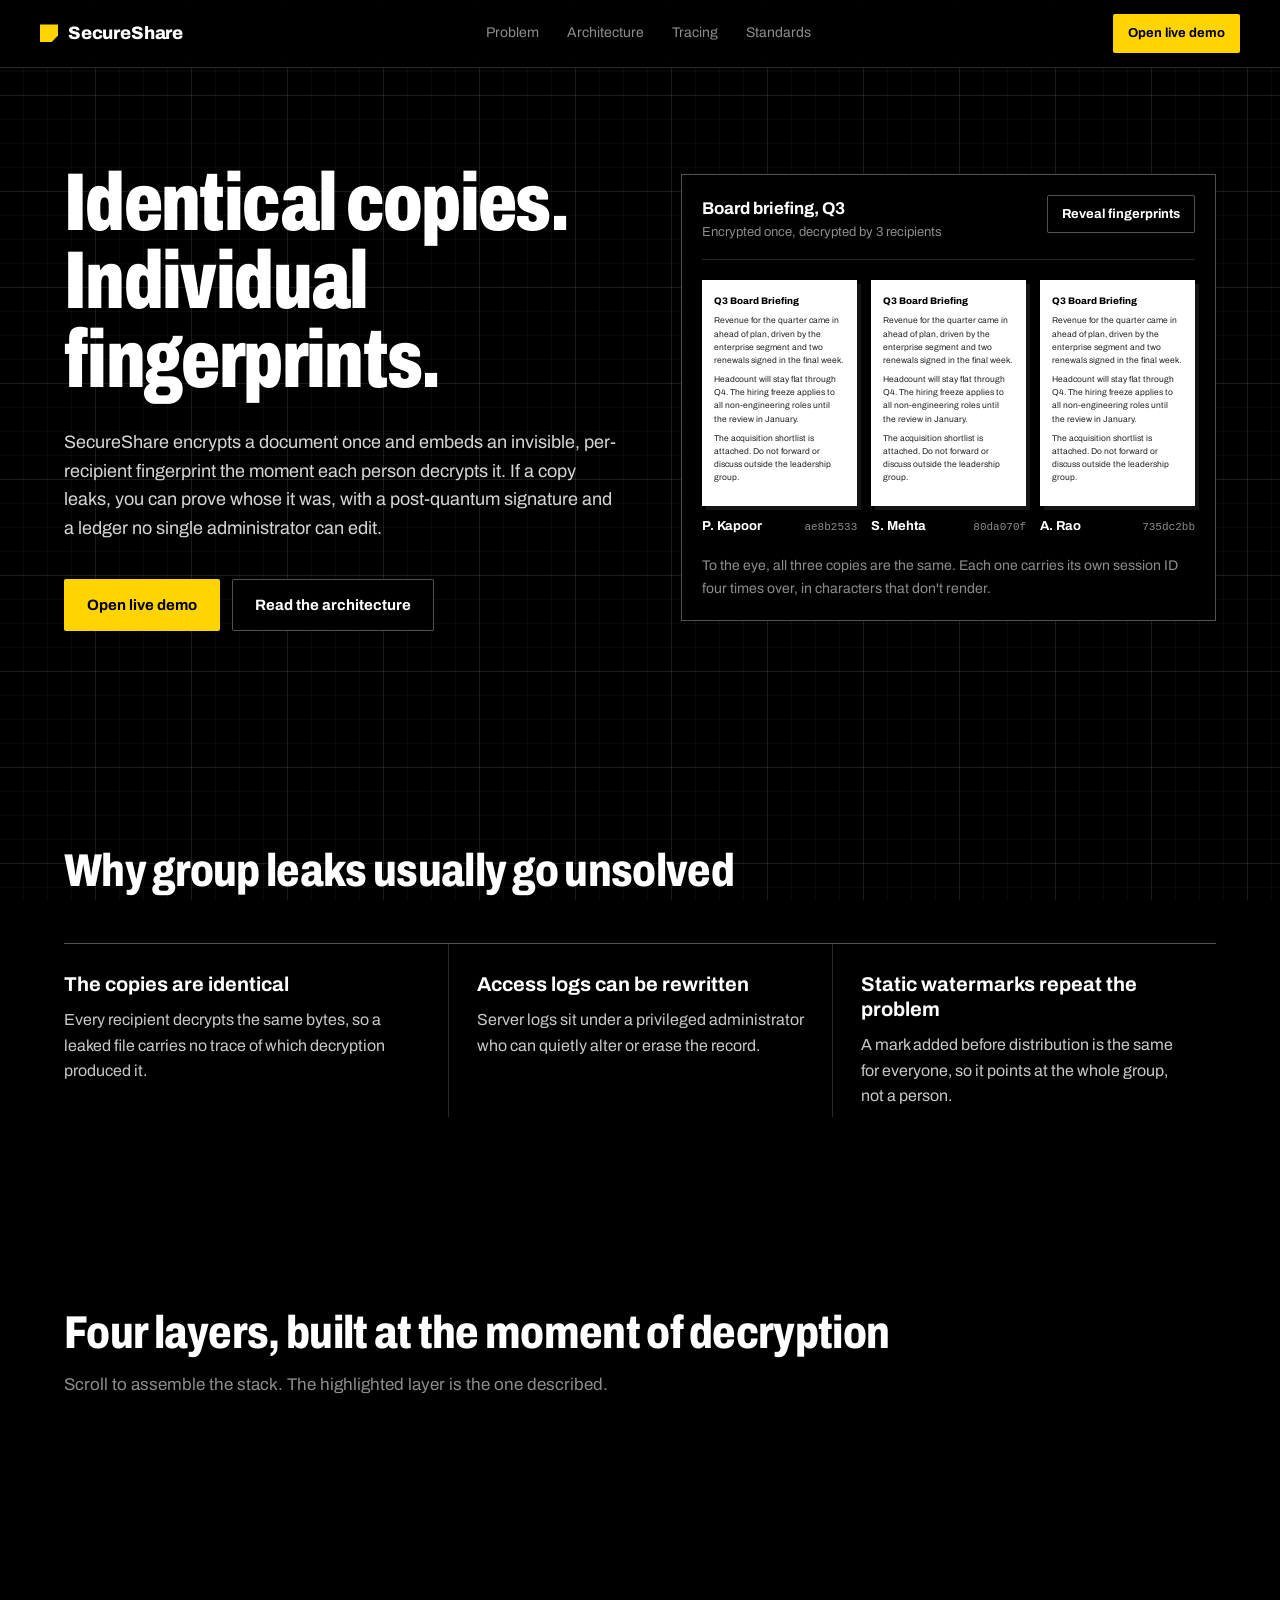
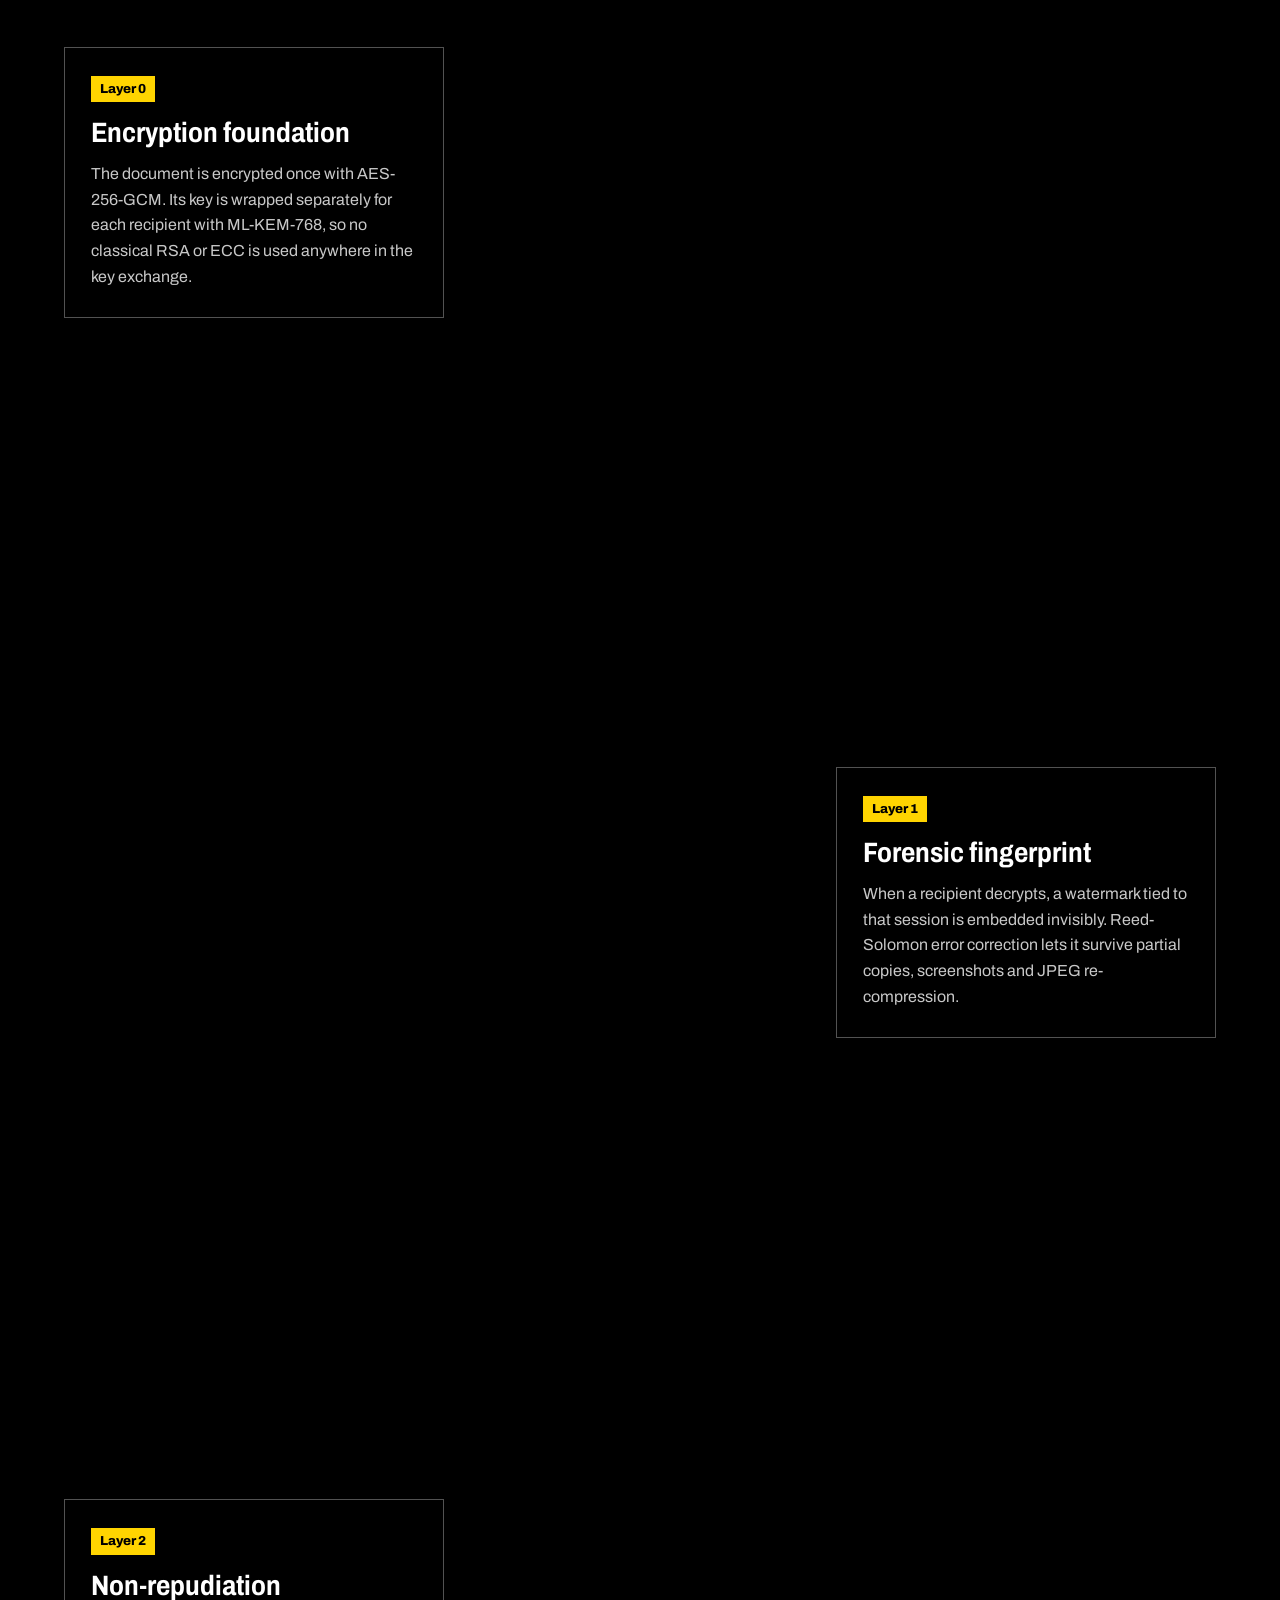
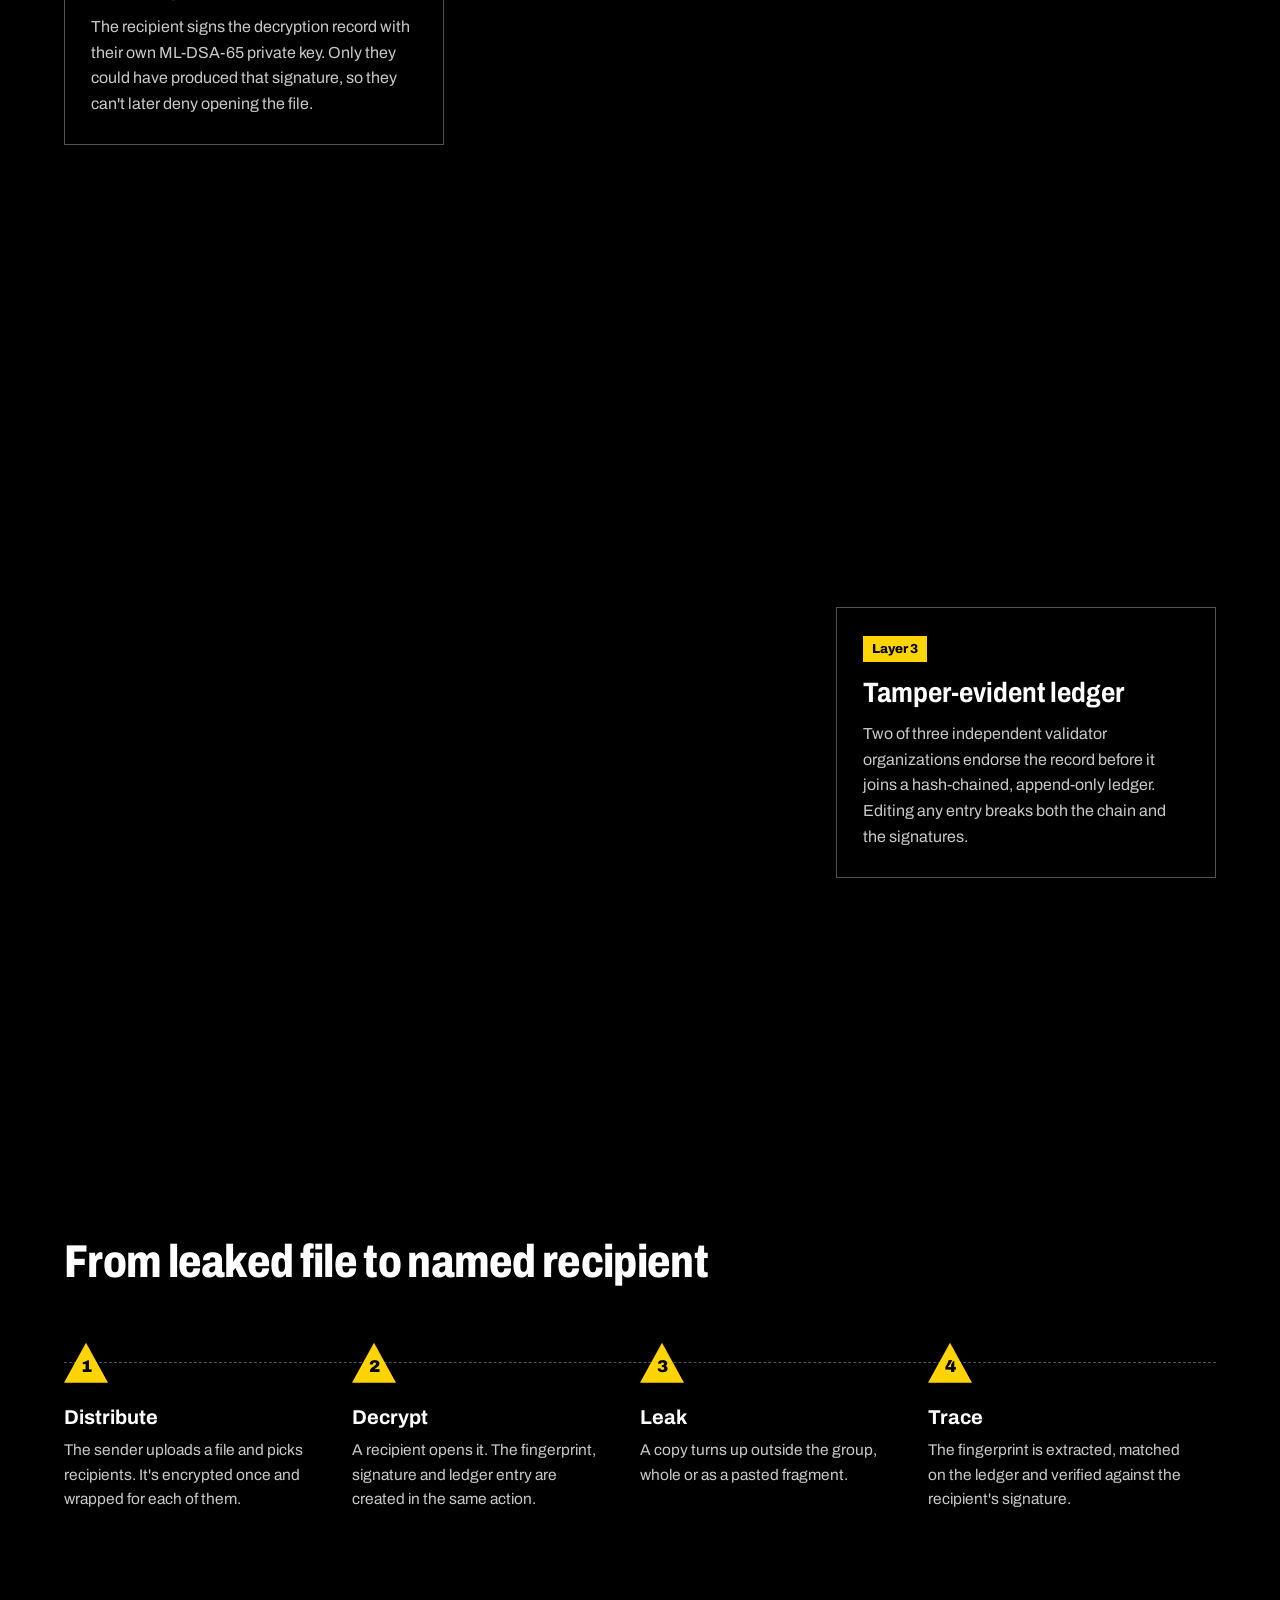
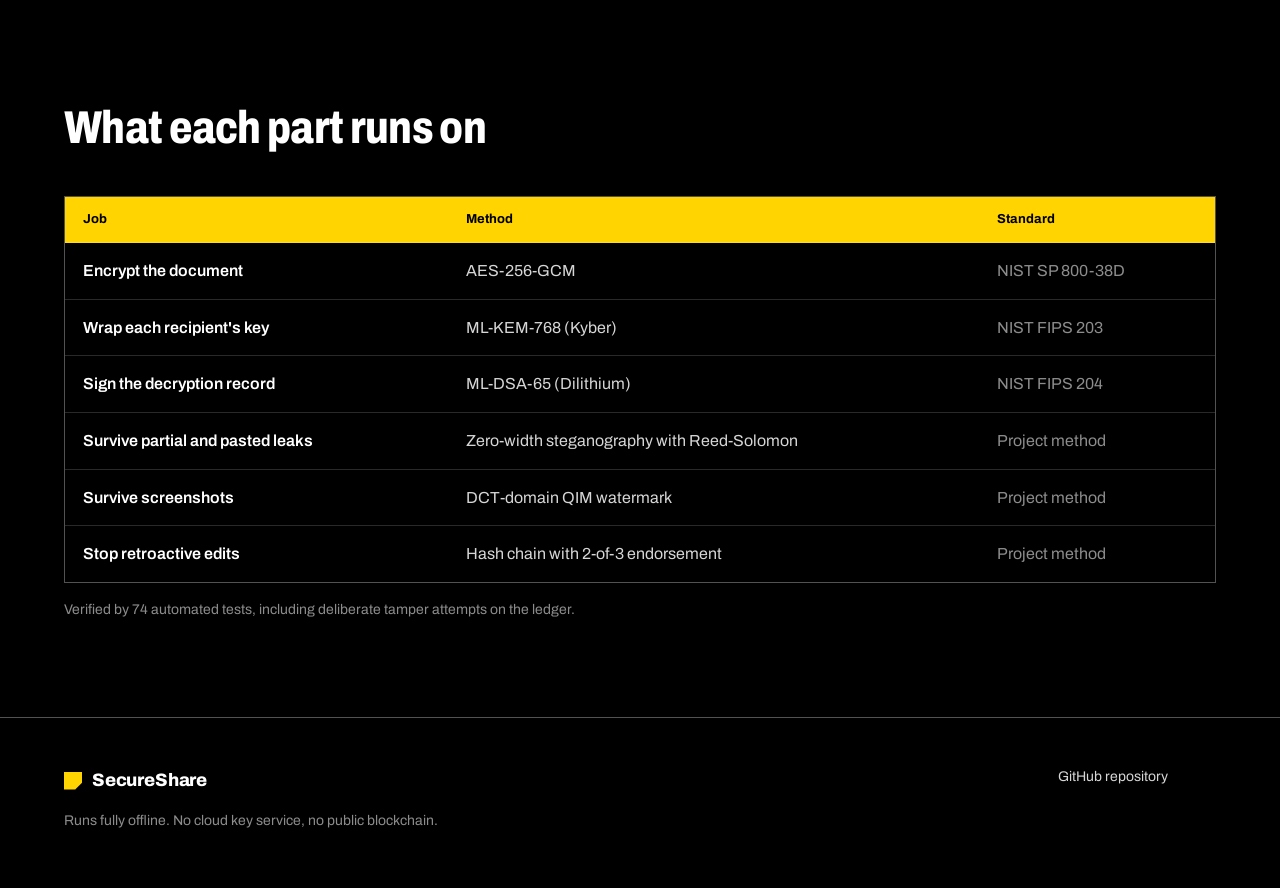
<file: docs/docs.html>
<!doctype html>
<html lang="en">
<head>
<meta charset="utf-8">
<meta name="viewport" content="width=device-width, initial-scale=1">
<title>SecureShare — Trace every leaked copy to its recipient</title>
<link rel="preconnect" href="https://fonts.googleapis.com">
<link rel="preconnect" href="https://fonts.gstatic.com" crossorigin>
<link href="https://fonts.googleapis.com/css2?family=Archivo:wdth,wght@62..125,300..900&display=swap" rel="stylesheet">
<link rel="stylesheet" href="style.css">
</head>
<body>

<a class="skip" href="#main">Skip to content</a>

<nav class="nav" aria-label="Main">
  <a class="brand" href="#top"><span class="brand-mark" aria-hidden="true"></span>SecureShare</a>
  <div class="nav-links">
    <a href="#problem">Problem</a>
    <a href="#architecture">Architecture</a>
    <a href="#trace">Tracing</a>
    <a href="#standards">Standards</a>
  </div>
  <a class="btn btn-yellow btn-sm" href="#" target="_blank" rel="noopener">Open live demo</a>
</nav>

<main id="main">

<!-- ================= HERO ================= -->
<header class="hero" id="top">
  <div class="hero-copy">
    <h1 class="hero-title">Identical copies.<br>Individual fingerprints.</h1>
    <p class="hero-lede">
      SecureShare encrypts a document once and embeds an invisible,
      per-recipient fingerprint the moment each person decrypts it. If a copy
      leaks, you can prove whose it was, with a post-quantum signature and a
      ledger no single administrator can edit.
    </p>
    <div class="hero-actions">
      <a class="btn btn-yellow" href="#" target="_blank" rel="noopener">Open live demo</a>
      <a class="btn btn-outline" href="#architecture">Read the architecture</a>
    </div>
  </div>

  <figure class="specimen" aria-labelledby="specimen-caption">
    <div class="specimen-head">
      <div>
        <p class="specimen-title">Board briefing, Q3</p>
        <p class="specimen-meta">Encrypted once, decrypted by 3 recipients</p>
      </div>
      <button class="btn btn-outline btn-sm" id="reveal-btn" aria-pressed="false">Reveal fingerprints</button>
    </div>
    <div class="docs" id="docs"></div>
    <figcaption class="specimen-caption" id="specimen-caption">
      To the eye, all three copies are the same. Each one carries its own session ID
      four times over, in characters that don't render.
    </figcaption>
  </figure>
</header>

<!-- ================= PROBLEM ================= -->
<section class="section" id="problem">
  <h2 class="section-title">Why group leaks usually go unsolved</h2>
  <div class="problem-grid">
    <div class="problem-cell">
      <h3>The copies are identical</h3>
      <p>Every recipient decrypts the same bytes, so a leaked file carries no trace of which decryption produced it.</p>
    </div>
    <div class="problem-cell">
      <h3>Access logs can be rewritten</h3>
      <p>Server logs sit under a privileged administrator who can quietly alter or erase the record.</p>
    </div>
    <div class="problem-cell">
      <h3>Static watermarks repeat the problem</h3>
      <p>A mark added before distribution is the same for everyone, so it points at the whole group, not a person.</p>
    </div>
  </div>
</section>

<!-- ================= ARCHITECTURE ================= -->
<section class="section arch" id="architecture">
  <h2 class="section-title">Four layers, built at the moment of decryption</h2>
  <p class="section-lede">Scroll to assemble the stack. The highlighted layer is the one described.</p>

  <div class="arch-scroller">
    <div class="arch-sticky" id="arch-sticky">
      <svg id="iso-svg" viewBox="190 160 520 470" role="img" aria-label="Isometric diagram of the four SecureShare layers"></svg>
    </div>

    <div class="arch-steps">
      <article class="step" data-layer="0" data-side="left">
        <div class="step-panel">
          <span class="tag">Layer 0</span>
          <h3>Encryption foundation</h3>
          <p>The document is encrypted once with AES-256-GCM. Its key is wrapped
          separately for each recipient with ML-KEM-768, so no classical RSA or
          ECC is used anywhere in the key exchange.</p>
        </div>
      </article>

      <article class="step" data-layer="1" data-side="right">
        <div class="step-panel">
          <span class="tag">Layer 1</span>
          <h3>Forensic fingerprint</h3>
          <p>When a recipient decrypts, a watermark tied to that session is
          embedded invisibly. Reed-Solomon error correction lets it survive
          partial copies, screenshots and JPEG re-compression.</p>
        </div>
      </article>

      <article class="step" data-layer="2" data-side="left">
        <div class="step-panel">
          <span class="tag">Layer 2</span>
          <h3>Non-repudiation</h3>
          <p>The recipient signs the decryption record with their own ML-DSA-65
          private key. Only they could have produced that signature, so they
          can't later deny opening the file.</p>
        </div>
      </article>

      <article class="step" data-layer="3" data-side="right">
        <div class="step-panel">
          <span class="tag">Layer 3</span>
          <h3>Tamper-evident ledger</h3>
          <p>Two of three independent validator organizations endorse the record
          before it joins a hash-chained, append-only ledger. Editing any entry
          breaks both the chain and the signatures.</p>
        </div>
      </article>
    </div>
  </div>
</section>

<!-- ================= TRACE ================= -->
<section class="section" id="trace">
  <h2 class="section-title">From leaked file to named recipient</h2>
  <ol class="trace">
    <li class="trace-step">
      <span class="marker" aria-hidden="true">1</span>
      <h3>Distribute</h3>
      <p>The sender uploads a file and picks recipients. It's encrypted once and wrapped for each of them.</p>
    </li>
    <li class="trace-step">
      <span class="marker" aria-hidden="true">2</span>
      <h3>Decrypt</h3>
      <p>A recipient opens it. The fingerprint, signature and ledger entry are created in the same action.</p>
    </li>
    <li class="trace-step">
      <span class="marker" aria-hidden="true">3</span>
      <h3>Leak</h3>
      <p>A copy turns up outside the group, whole or as a pasted fragment.</p>
    </li>
    <li class="trace-step">
      <span class="marker" aria-hidden="true">4</span>
      <h3>Trace</h3>
      <p>The fingerprint is extracted, matched on the ledger and verified against the recipient's signature.</p>
    </li>
  </ol>
</section>

<!-- ================= STANDARDS ================= -->
<section class="section" id="standards">
  <h2 class="section-title">What each part runs on</h2>
  <div class="table-wrap">
    <table class="spec">
      <thead>
        <tr><th scope="col">Job</th><th scope="col">Method</th><th scope="col">Standard</th></tr>
      </thead>
      <tbody>
        <tr><td>Encrypt the document</td><td>AES-256-GCM</td><td>NIST SP 800-38D</td></tr>
        <tr><td>Wrap each recipient's key</td><td>ML-KEM-768 (Kyber)</td><td>NIST FIPS 203</td></tr>
        <tr><td>Sign the decryption record</td><td>ML-DSA-65 (Dilithium)</td><td>NIST FIPS 204</td></tr>
        <tr><td>Survive partial and pasted leaks</td><td>Zero-width steganography with Reed-Solomon</td><td>Project method</td></tr>
        <tr><td>Survive screenshots</td><td>DCT-domain QIM watermark</td><td>Project method</td></tr>
        <tr><td>Stop retroactive edits</td><td>Hash chain with 2-of-3 endorsement</td><td>Project method</td></tr>
      </tbody>
    </table>
  </div>
  <p class="table-note">Verified by 74 automated tests, including deliberate tamper attempts on the ledger.</p>
</section>

</main>

<footer class="footer">
  <div class="footer-inner">
    <div class="footer-brand">
      <a class="brand" href="#top"><span class="brand-mark" aria-hidden="true"></span>SecureShare</a>
      <p>Runs fully offline. No cloud key service, no public blockchain.</p>
    </div>
    <div class="footer-links">
      <!-- <a href="#" target="_blank" rel="noopener">Live demo</a>
      <a href="#docs" target="_blank" rel="noopener">API reference</a> -->
      <a href="https://github.com/d-even/SecureIt">GitHub repository</a>
      <!-- <a href="#">README</a> -->
    </div>
  </div>
</footer>

<script src="script.js"></script>
</body>
</html>
</file>
<file: docs/style.css>
/* ============================================================
   Tokens
   ============================================================ */
:root {
  --black: #000000;
  --white: #ffffff;
  --yellow: #ffd400;
  --yellow-deep: #b89900;
  --graphite: #141414;
  --steel: #8c8c8c;
  --line: rgba(255, 255, 255, 0.16);
  --line-strong: rgba(255, 255, 255, 0.32);

  --grid-minor: rgba(255, 255, 255, 0.035);
  --grid-major: rgba(255, 255, 255, 0.075);
  --cell: 24px;
  --major: 96px;

  --font: "Archivo", "Arial Narrow", "Helvetica Neue", Arial, sans-serif;
  --mono: ui-monospace, "SFMono-Regular", Menlo, Consolas, monospace;

  --max: 1200px;
}

* { box-sizing: border-box; }
html { scroll-behavior: smooth; }

body {
  margin: 0;
  color: var(--white);
  font-family: var(--font);
  font-size: 17px;
  line-height: 1.6;
  -webkit-font-smoothing: antialiased;
  background-color: var(--black);
  /* forensic measurement grid: 24px minor cells, 96px major cells */
  background-image:
    linear-gradient(var(--grid-major) 1px, transparent 1px),
    linear-gradient(90deg, var(--grid-major) 1px, transparent 1px),
    linear-gradient(var(--grid-minor) 1px, transparent 1px),
    linear-gradient(90deg, var(--grid-minor) 1px, transparent 1px);
  background-size: var(--major) var(--major), var(--major) var(--major), var(--cell) var(--cell), var(--cell) var(--cell);
  background-position: -1px -1px;
  background-attachment: fixed;
}

h1, h2, h3 { margin: 0; font-weight: 700; line-height: 1.25; }
p { margin: 0; }
a { color: inherit; }

:focus-visible { outline: 2px solid var(--yellow); outline-offset: 3px; }

.skip {
  position: absolute; left: -999px; top: 8px;
  background: var(--yellow); color: var(--black); padding: 8px 14px; z-index: 100;
}
.skip:focus { left: 8px; }

/* ============================================================
   Buttons
   ============================================================ */
.btn {
  display: inline-flex; align-items: center; justify-content: center;
  font: inherit; font-size: 15px; font-weight: 700;
  padding: 13px 22px; min-height: 46px;
  text-decoration: none; cursor: pointer;
  border: 1.5px solid transparent; border-radius: 2px;
  transition: background-color 0.15s, color 0.15s, border-color 0.15s;
}
.btn-sm { font-size: 13px; padding: 8px 14px; min-height: 36px; }
.btn-yellow { background: var(--yellow); color: var(--black); }
.btn-yellow:hover { background: var(--white); }
.btn-outline { background: var(--black); color: var(--white); border-color: var(--line-strong); }
.btn-outline:hover { border-color: var(--white); }
.btn-outline[aria-pressed="true"] { background: var(--yellow); color: var(--black); border-color: var(--yellow); }

/* ============================================================
   Nav
   ============================================================ */
.nav {
  position: sticky; top: 0; z-index: 50;
  display: flex; align-items: center; justify-content: space-between; gap: 24px;
  padding: 14px max(24px, calc((100vw - var(--max)) / 2));
  background: rgba(0, 0, 0, 0.88);
  backdrop-filter: blur(8px);
  border-bottom: 1px solid var(--line);
}
.brand {
  display: inline-flex; align-items: center; gap: 10px;
  font-weight: 800; font-size: 18px; text-decoration: none; letter-spacing: -0.01em;
}
.brand-mark {
  width: 18px; height: 18px; background: var(--yellow);
  clip-path: polygon(0 0, 100% 0, 100% 62%, 62% 100%, 0 100%);
}
.nav-links { display: flex; gap: 28px; }
.nav-links a { font-size: 14px; color: var(--steel); text-decoration: none; }
.nav-links a:hover { color: var(--white); }

/* ============================================================
   Hero
   ============================================================ */
.hero {
  max-width: var(--max); margin: 0 auto;
  padding: 96px 24px 120px;
  display: grid; grid-template-columns: 1.05fr 1fr; gap: 56px; align-items: center;
}
.hero-title {
  font-size: clamp(44px, 6.4vw, 88px);
  line-height: 0.96;
  font-weight: 850;
  font-variation-settings: "wdth" 72;
  letter-spacing: -0.02em;
}
.hero-lede { margin-top: 28px; max-width: 34em; color: #d6d6d6; font-size: 18px; }
.hero-actions { display: flex; gap: 12px; margin-top: 36px; flex-wrap: wrap; }

/* ---------- specimen (the one bold element) ---------- */
.specimen {
  margin: 0;
  background: var(--black);
  border: 1px solid var(--line-strong);
  padding: 20px;
}
.specimen-head {
  display: flex; justify-content: space-between; align-items: flex-start; gap: 16px;
  padding-bottom: 16px; border-bottom: 1px solid var(--line);
}
.specimen-title { font-weight: 700; }
.specimen-meta { font-size: 13px; color: var(--steel); }

.docs { display: grid; grid-template-columns: repeat(3, 1fr); gap: 14px; margin-top: 20px; }
.doc { display: flex; flex-direction: column; gap: 10px; }
.doc-page {
  position: relative;
  background: var(--white); color: #222;
  padding: 14px 12px 16px;
  font-size: 8.5px; line-height: 1.55;
  flex: 1;
  box-shadow: 4px 4px 0 var(--graphite);
}
.doc-page h4 { margin: 0 0 6px; font-size: 9.5px; font-weight: 800; color: #000; }
.doc-page p { margin-bottom: 6px; }

.fp {
  display: inline-block; width: 0; height: 9px; vertical-align: -1px;
  background: var(--yellow); outline: 0 solid #000;
  transition: width 0.25s ease, margin 0.25s ease;
}
.revealed .fp { width: 7px; margin: 0 1px; outline-width: 1px; }

.doc-label { display: flex; justify-content: space-between; align-items: baseline; gap: 6px; font-size: 13px; }
.doc-name { font-weight: 700; }
.doc-sid {
  font-family: var(--mono); font-size: 11px; color: var(--steel);
  transition: color 0.2s;
}
.revealed .doc-sid { color: var(--yellow); }

.doc-marker {
  position: absolute; right: 8px; bottom: 8px;
  width: 22px; height: 20px;
  background: var(--yellow); color: var(--black);
  font-size: 11px; font-weight: 800;
  display: flex; align-items: flex-end; justify-content: center; padding-bottom: 1px;
  clip-path: polygon(50% 0, 100% 100%, 0 100%);
  opacity: 0; transition: opacity 0.25s;
}
.revealed .doc-marker { opacity: 1; }

.specimen-caption { margin-top: 18px; font-size: 14px; color: var(--steel); max-width: 42em; }

/* ============================================================
   Sections
   ============================================================ */
.section { max-width: var(--max); margin: 0 auto; padding: 96px 24px; }
.section-title {
  font-size: clamp(30px, 3.6vw, 46px);
  line-height: 1.05;
  font-weight: 800;
  font-variation-settings: "wdth" 80;
  letter-spacing: -0.015em;
  max-width: 18em;
}
.section-lede { margin-top: 14px; color: var(--steel); }

/* ---------- problem ---------- */
.problem-grid {
  display: grid; grid-template-columns: repeat(3, 1fr);
  margin-top: 48px;
  border-top: 1px solid var(--line-strong);
}
.problem-cell { padding: 28px 28px 8px 0; }
.problem-cell + .problem-cell { padding-left: 28px; border-left: 1px solid var(--line); }
.problem-cell h3 { font-size: 20px; margin-bottom: 10px; }
.problem-cell p { color: #c8c8c8; font-size: 16px; }

/* ============================================================
   Architecture scrollytelling
   ============================================================ */
.arch { padding-bottom: 40px; }
.arch-scroller { position: relative; margin-top: 24px; }

.arch-sticky {
  position: sticky; top: 14vh; height: 0; z-index: 1;
  display: flex; justify-content: center; align-items: flex-start;
  pointer-events: none;
  opacity: 0; transition: opacity 0.4s ease;
}
.arch-sticky.in-view { opacity: 1; }

#iso-svg {
  width: 560px; max-width: 92vw; height: auto;
  transition: transform 0.7s cubic-bezier(.2, .8, .2, 1);
}
.arch-sticky.side-left #iso-svg { transform: translateX(-24%); }
.arch-sticky.side-right #iso-svg { transform: translateX(24%); }

.iso-layer { opacity: 0; transform: translateY(16px); transition: opacity 0.6s ease, transform 0.6s ease; }
.iso-layer.revealed { opacity: 1; transform: none; }

.iso-layer polygon { stroke: rgba(255, 255, 255, 0.6); stroke-width: 1; stroke-linejoin: round; transition: fill 0.4s, stroke 0.4s; }
.iso-layer .f-top { fill: #1c1c1c; }
.iso-layer .f-left { fill: #060606; }
.iso-layer .f-right { fill: #101010; }

.iso-layer.current polygon { stroke: var(--black); }
.iso-layer.current .f-top { fill: var(--yellow); }
.iso-layer.current .f-left { fill: var(--yellow-deep); }
.iso-layer.current .f-right { fill: #d9b400; }

.iso-label {
  font-family: var(--font); font-size: 11px; font-weight: 700;
  fill: transparent; transition: fill 0.3s;
}
.iso-layer.current .iso-label { fill: var(--black); }

.arch-steps { position: relative; z-index: 2; }
.step { min-height: 80vh; display: flex; align-items: center; }
.step[data-side="left"] { justify-content: flex-start; }
.step[data-side="right"] { justify-content: flex-end; }
.step-panel {
  max-width: 380px;
  background: var(--black);
  border: 1px solid var(--line-strong);
  padding: 26px 26px 28px;
}
.tag {
  display: inline-block;
  background: var(--yellow); color: var(--black);
  font-size: 13px; font-weight: 800;
  padding: 3px 9px; margin-bottom: 16px;
}
.step-panel h3 { font-size: 28px; line-height: 1.1; font-variation-settings: "wdth" 85; margin-bottom: 12px; }
.step-panel p { color: #c8c8c8; font-size: 16px; }

/* ============================================================
   Trace (a real sequence, so numbered evidence markers)
   ============================================================ */
.trace {
  list-style: none; margin: 56px 0 0; padding: 0;
  display: grid; grid-template-columns: repeat(4, 1fr); gap: 0;
  position: relative;
}
.trace::before {
  content: ""; position: absolute; left: 0; right: 0; top: 19px;
  border-top: 1.5px dashed var(--line-strong);
}
.trace-step { position: relative; padding-right: 28px; }
.marker {
  position: relative; z-index: 1;
  display: flex; align-items: flex-end; justify-content: center;
  width: 44px; height: 40px; padding-bottom: 3px;
  background: var(--yellow); color: var(--black);
  font-weight: 900; font-size: 17px;
  clip-path: polygon(50% 0, 100% 100%, 0 100%);
  margin-bottom: 22px;
}
.trace-step h3 { font-size: 20px; margin-bottom: 8px; }
.trace-step p { color: #c8c8c8; font-size: 15.5px; }

/* ============================================================
   Standards table
   ============================================================ */
.table-wrap { margin-top: 44px; overflow-x: auto; border: 1px solid var(--line-strong); background: var(--black); }
.spec { width: 100%; border-collapse: collapse; font-size: 16px; min-width: 620px; }
.spec th {
  text-align: left; font-size: 13px; font-weight: 700; color: var(--black);
  background: var(--yellow); padding: 12px 18px;
}
.spec td { padding: 15px 18px; border-top: 1px solid var(--line); vertical-align: top; }
.spec td:first-child { color: var(--white); font-weight: 600; }
.spec td:nth-child(2) { color: #d6d6d6; }
.spec td:last-child { color: var(--steel); white-space: nowrap; }
.table-note { margin-top: 16px; color: var(--steel); font-size: 14px; }

/* ============================================================
   Footer
   ============================================================ */
.footer { border-top: 1px solid var(--line-strong); background: var(--black); }
.footer-inner {
  max-width: var(--max); margin: 0 auto; padding: 48px 24px 56px;
  display: flex; justify-content: space-between; gap: 40px; flex-wrap: wrap;
}
.footer-brand p { margin-top: 12px; color: var(--steel); font-size: 14px; }
.footer-links { display: grid; grid-template-columns: repeat(2, auto); gap: 10px 48px; align-content: start; }
.footer-links a { font-size: 14px; text-decoration: none; color: #d6d6d6; }
.footer-links a:hover { color: var(--yellow); }

/* ============================================================
   Responsive
   ============================================================ */
@media (max-width: 960px) {
  .hero { grid-template-columns: 1fr; padding-top: 64px; gap: 48px; }
  .nav-links { display: none; }
  .problem-grid { grid-template-columns: 1fr; }
  .problem-cell, .problem-cell + .problem-cell { padding: 24px 0 8px; border-left: 0; border-top: 1px solid var(--line); }
  .problem-cell:first-child { border-top: 0; }
  .trace { grid-template-columns: 1fr 1fr; row-gap: 40px; }
  .trace::before { display: none; }
  .step[data-side="left"], .step[data-side="right"] { justify-content: center; align-items: flex-end; padding-bottom: 8vh; }
  .arch-sticky.side-left #iso-svg, .arch-sticky.side-right #iso-svg { transform: none; }
}
@media (max-width: 560px) {
  body { font-size: 16px; }
  .docs { gap: 8px; }
  .doc-page { font-size: 6px; padding: 8px 7px; }
  .doc-page h4 { font-size: 7px; }
  .doc-label { flex-direction: column; gap: 0; }
  .trace { grid-template-columns: 1fr; }
  .specimen-head { flex-direction: column; }
}

@media (prefers-reduced-motion: reduce) {
  html { scroll-behavior: auto; }
  *, *::before, *::after { transition-duration: 0.01ms !important; }
}
</file>
